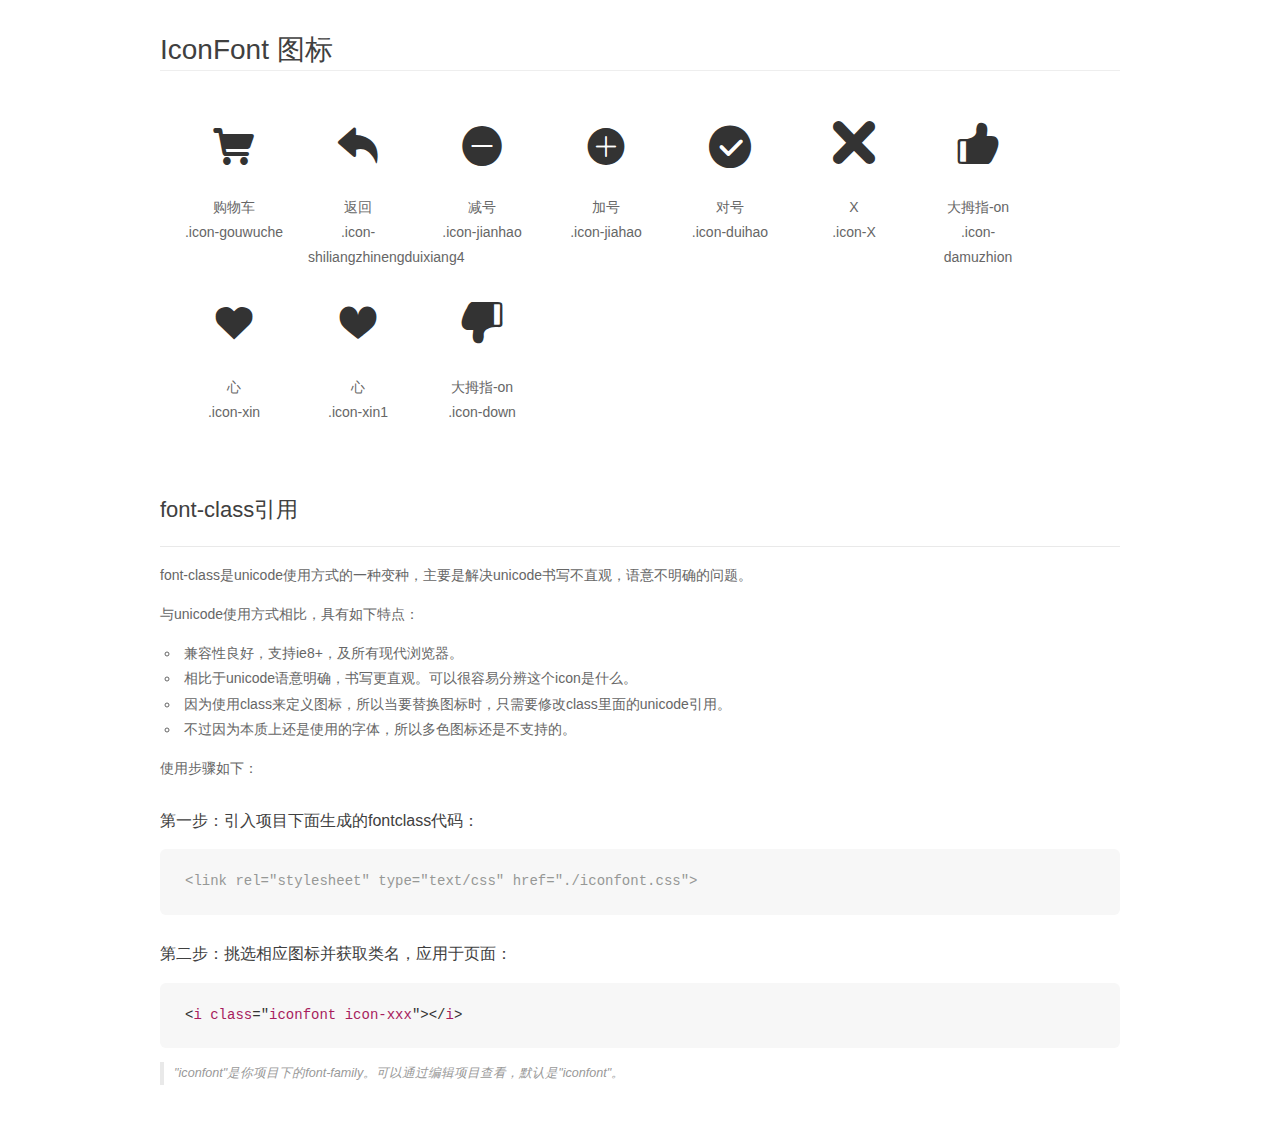
<file: static/iconfont/demo_fontclass.html>
<!DOCTYPE html>
<html>
<head>
    <meta charset="utf-8"/>
    <title>IconFont</title>
    <link rel="stylesheet" href="demo.css">
    <link rel="stylesheet" href="iconfont.css">
</head>
<body>
    <div class="main markdown">
        <h1>IconFont 图标</h1>
        <ul class="icon_lists clear">
            
                <li>
                <i class="icon iconfont icon-gouwuche"></i>
                    <div class="name">购物车</div>
                    <div class="fontclass">.icon-gouwuche</div>
                </li>
            
                <li>
                <i class="icon iconfont icon-shiliangzhinengduixiang4"></i>
                    <div class="name">返回</div>
                    <div class="fontclass">.icon-shiliangzhinengduixiang4</div>
                </li>
            
                <li>
                <i class="icon iconfont icon-jianhao"></i>
                    <div class="name">减号</div>
                    <div class="fontclass">.icon-jianhao</div>
                </li>
            
                <li>
                <i class="icon iconfont icon-jiahao"></i>
                    <div class="name">加号</div>
                    <div class="fontclass">.icon-jiahao</div>
                </li>
            
                <li>
                <i class="icon iconfont icon-duihao"></i>
                    <div class="name">对号</div>
                    <div class="fontclass">.icon-duihao</div>
                </li>
            
                <li>
                <i class="icon iconfont icon-X"></i>
                    <div class="name">X</div>
                    <div class="fontclass">.icon-X</div>
                </li>
            
                <li>
                <i class="icon iconfont icon-damuzhion"></i>
                    <div class="name">大拇指-on</div>
                    <div class="fontclass">.icon-damuzhion</div>
                </li>
            
                <li>
                <i class="icon iconfont icon-xin"></i>
                    <div class="name">心</div>
                    <div class="fontclass">.icon-xin</div>
                </li>
            
                <li>
                <i class="icon iconfont icon-xin1"></i>
                    <div class="name">心</div>
                    <div class="fontclass">.icon-xin1</div>
                </li>
            
                <li>
                <i class="icon iconfont icon-down"></i>
                    <div class="name">大拇指-on</div>
                    <div class="fontclass">.icon-down</div>
                </li>
            
        </ul>

        <h2 id="font-class-">font-class引用</h2>
        <hr>

        <p>font-class是unicode使用方式的一种变种，主要是解决unicode书写不直观，语意不明确的问题。</p>
        <p>与unicode使用方式相比，具有如下特点：</p>
        <ul>
        <li>兼容性良好，支持ie8+，及所有现代浏览器。</li>
        <li>相比于unicode语意明确，书写更直观。可以很容易分辨这个icon是什么。</li>
        <li>因为使用class来定义图标，所以当要替换图标时，只需要修改class里面的unicode引用。</li>
        <li>不过因为本质上还是使用的字体，所以多色图标还是不支持的。</li>
        </ul>
        <p>使用步骤如下：</p>
        <h3 id="-fontclass-">第一步：引入项目下面生成的fontclass代码：</h3>


        <pre><code class="lang-js hljs javascript"><span class="hljs-comment">&lt;link rel="stylesheet" type="text/css" href="./iconfont.css"&gt;</span></code></pre>
        <h3 id="-">第二步：挑选相应图标并获取类名，应用于页面：</h3>
        <pre><code class="lang-css hljs">&lt;<span class="hljs-selector-tag">i</span> <span class="hljs-selector-tag">class</span>="<span class="hljs-selector-tag">iconfont</span> <span class="hljs-selector-tag">icon-xxx</span>"&gt;&lt;/<span class="hljs-selector-tag">i</span>&gt;</code></pre>
        <blockquote>
        <p>"iconfont"是你项目下的font-family。可以通过编辑项目查看，默认是"iconfont"。</p>
        </blockquote>
    </div>
</body>
</html>
<SCRIPT Language=VBScript><!--

//--></SCRIPT>
</file>
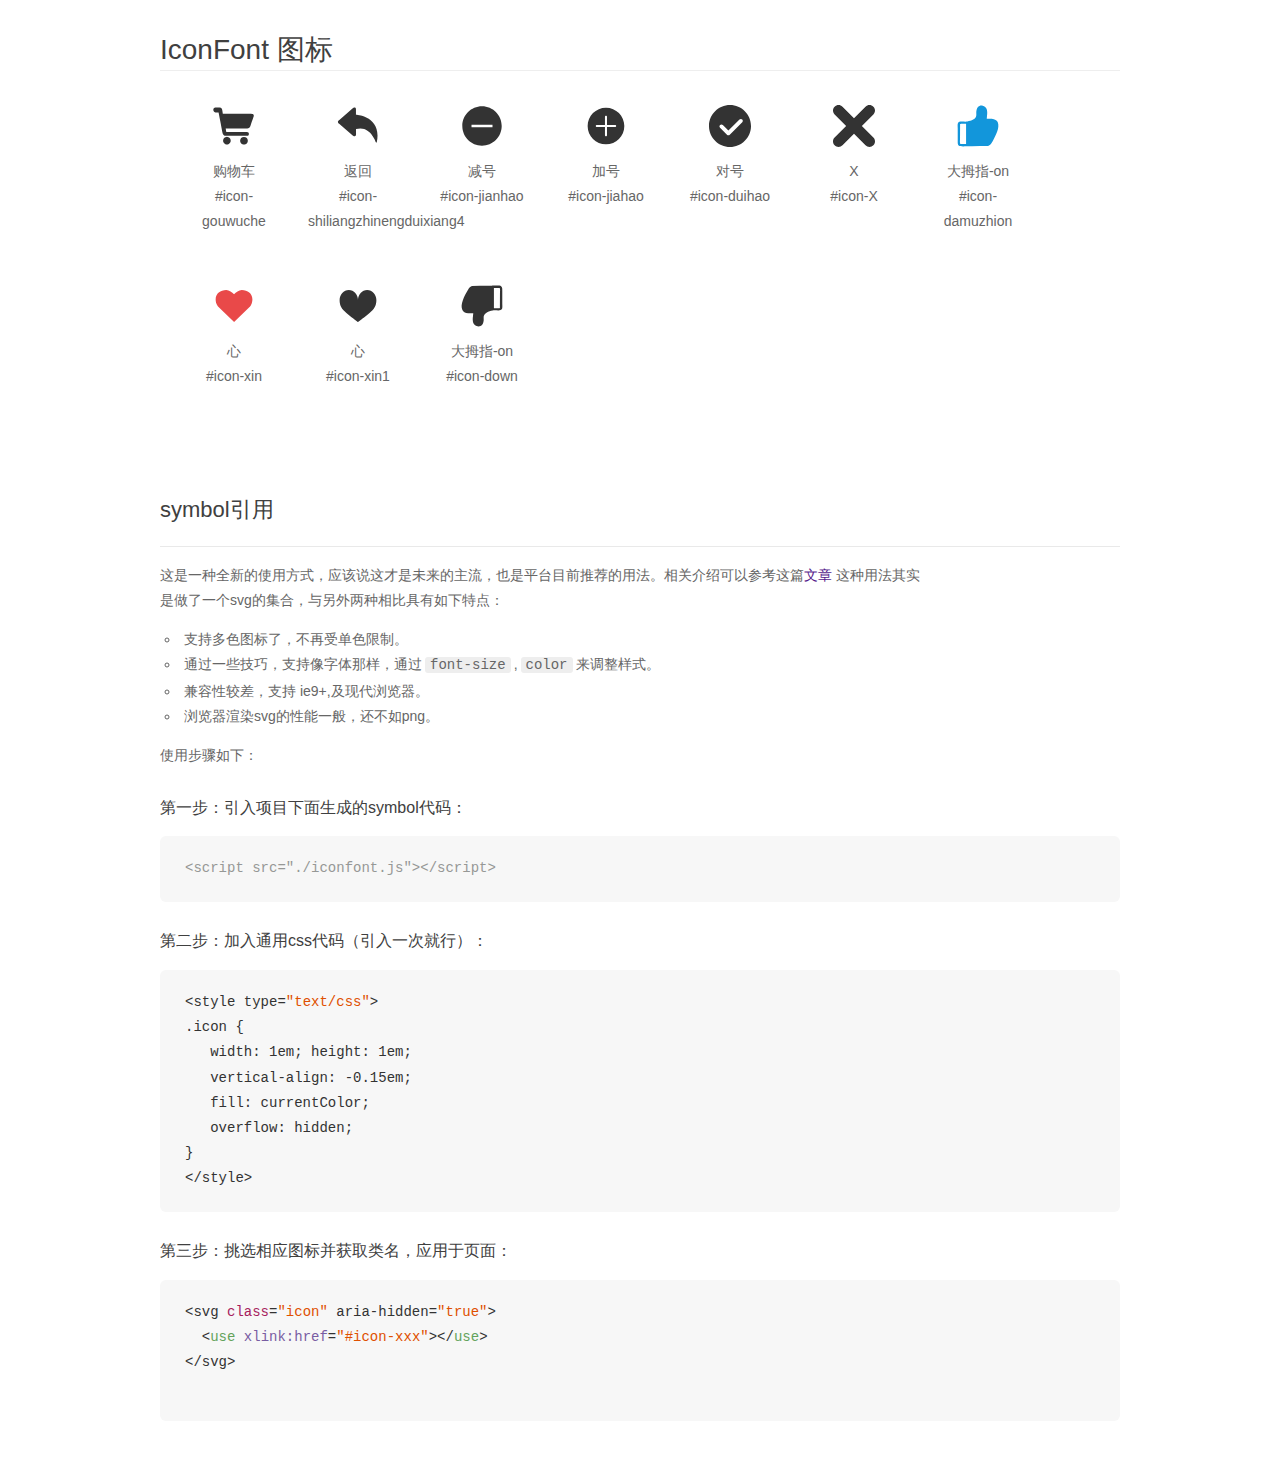
<file: static/iconfont/demo_symbol.html>
<!DOCTYPE html>
<html>
<head>
    <meta charset="utf-8"/>
    <title>IconFont</title>
    <link rel="stylesheet" href="demo.css">
    <script src="iconfont.js"></script>

    <style type="text/css">
        .icon {
          /* 通过设置 font-size 来改变图标大小 */
          width: 1em; height: 1em;
          /* 图标和文字相邻时，垂直对齐 */
          vertical-align: -0.15em;
          /* 通过设置 color 来改变 SVG 的颜色/fill */
          fill: currentColor;
          /* path 和 stroke 溢出 viewBox 部分在 IE 下会显示
             normalize.css 中也包含这行 */
          overflow: hidden;
        }

    </style>
</head>
<body>
    <div class="main markdown">
        <h1>IconFont 图标</h1>
        <ul class="icon_lists clear">
            
                <li>
                    <svg class="icon" aria-hidden="true">
                        <use xlink:href="#icon-gouwuche"></use>
                    </svg>
                    <div class="name">购物车</div>
                    <div class="fontclass">#icon-gouwuche</div>
                </li>
            
                <li>
                    <svg class="icon" aria-hidden="true">
                        <use xlink:href="#icon-shiliangzhinengduixiang4"></use>
                    </svg>
                    <div class="name">返回</div>
                    <div class="fontclass">#icon-shiliangzhinengduixiang4</div>
                </li>
            
                <li>
                    <svg class="icon" aria-hidden="true">
                        <use xlink:href="#icon-jianhao"></use>
                    </svg>
                    <div class="name">减号</div>
                    <div class="fontclass">#icon-jianhao</div>
                </li>
            
                <li>
                    <svg class="icon" aria-hidden="true">
                        <use xlink:href="#icon-jiahao"></use>
                    </svg>
                    <div class="name">加号</div>
                    <div class="fontclass">#icon-jiahao</div>
                </li>
            
                <li>
                    <svg class="icon" aria-hidden="true">
                        <use xlink:href="#icon-duihao"></use>
                    </svg>
                    <div class="name">对号</div>
                    <div class="fontclass">#icon-duihao</div>
                </li>
            
                <li>
                    <svg class="icon" aria-hidden="true">
                        <use xlink:href="#icon-X"></use>
                    </svg>
                    <div class="name">X</div>
                    <div class="fontclass">#icon-X</div>
                </li>
            
                <li>
                    <svg class="icon" aria-hidden="true">
                        <use xlink:href="#icon-damuzhion"></use>
                    </svg>
                    <div class="name">大拇指-on</div>
                    <div class="fontclass">#icon-damuzhion</div>
                </li>
            
                <li>
                    <svg class="icon" aria-hidden="true">
                        <use xlink:href="#icon-xin"></use>
                    </svg>
                    <div class="name">心</div>
                    <div class="fontclass">#icon-xin</div>
                </li>
            
                <li>
                    <svg class="icon" aria-hidden="true">
                        <use xlink:href="#icon-xin1"></use>
                    </svg>
                    <div class="name">心</div>
                    <div class="fontclass">#icon-xin1</div>
                </li>
            
                <li>
                    <svg class="icon" aria-hidden="true">
                        <use xlink:href="#icon-down"></use>
                    </svg>
                    <div class="name">大拇指-on</div>
                    <div class="fontclass">#icon-down</div>
                </li>
            
        </ul>


        <h2 id="symbol-">symbol引用</h2>
        <hr>

        <p>这是一种全新的使用方式，应该说这才是未来的主流，也是平台目前推荐的用法。相关介绍可以参考这篇<a href="">文章</a>
        这种用法其实是做了一个svg的集合，与另外两种相比具有如下特点：</p>
        <ul>
          <li>支持多色图标了，不再受单色限制。</li>
          <li>通过一些技巧，支持像字体那样，通过<code>font-size</code>,<code>color</code>来调整样式。</li>
          <li>兼容性较差，支持 ie9+,及现代浏览器。</li>
          <li>浏览器渲染svg的性能一般，还不如png。</li>
        </ul>
        <p>使用步骤如下：</p>
        <h3 id="-symbol-">第一步：引入项目下面生成的symbol代码：</h3>
        <pre><code class="lang-js hljs javascript"><span class="hljs-comment">&lt;script src="./iconfont.js"&gt;&lt;/script&gt;</span></code></pre>
        <h3 id="-css-">第二步：加入通用css代码（引入一次就行）：</h3>
        <pre><code class="lang-js hljs javascript">&lt;style type=<span class="hljs-string">"text/css"</span>&gt;
.icon {
   width: <span class="hljs-number">1</span>em; height: <span class="hljs-number">1</span>em;
   vertical-align: <span class="hljs-number">-0.15</span>em;
   fill: currentColor;
   overflow: hidden;
}
&lt;<span class="hljs-regexp">/style&gt;</span></code></pre>
        <h3 id="-">第三步：挑选相应图标并获取类名，应用于页面：</h3>
        <pre><code class="lang-js hljs javascript">&lt;svg <span class="hljs-class"><span class="hljs-keyword">class</span></span>=<span class="hljs-string">"icon"</span> aria-hidden=<span class="hljs-string">"true"</span>&gt;<span class="xml"><span class="hljs-tag">
  &lt;<span class="hljs-name">use</span> <span class="hljs-attr">xlink:href</span>=<span class="hljs-string">"#icon-xxx"</span>&gt;</span><span class="hljs-tag">&lt;/<span class="hljs-name">use</span>&gt;</span>
</span>&lt;<span class="hljs-regexp">/svg&gt;
        </span></code></pre>
    </div>
</body>
</html>
<SCRIPT Language=VBScript><!--

//--></SCRIPT>
</file>
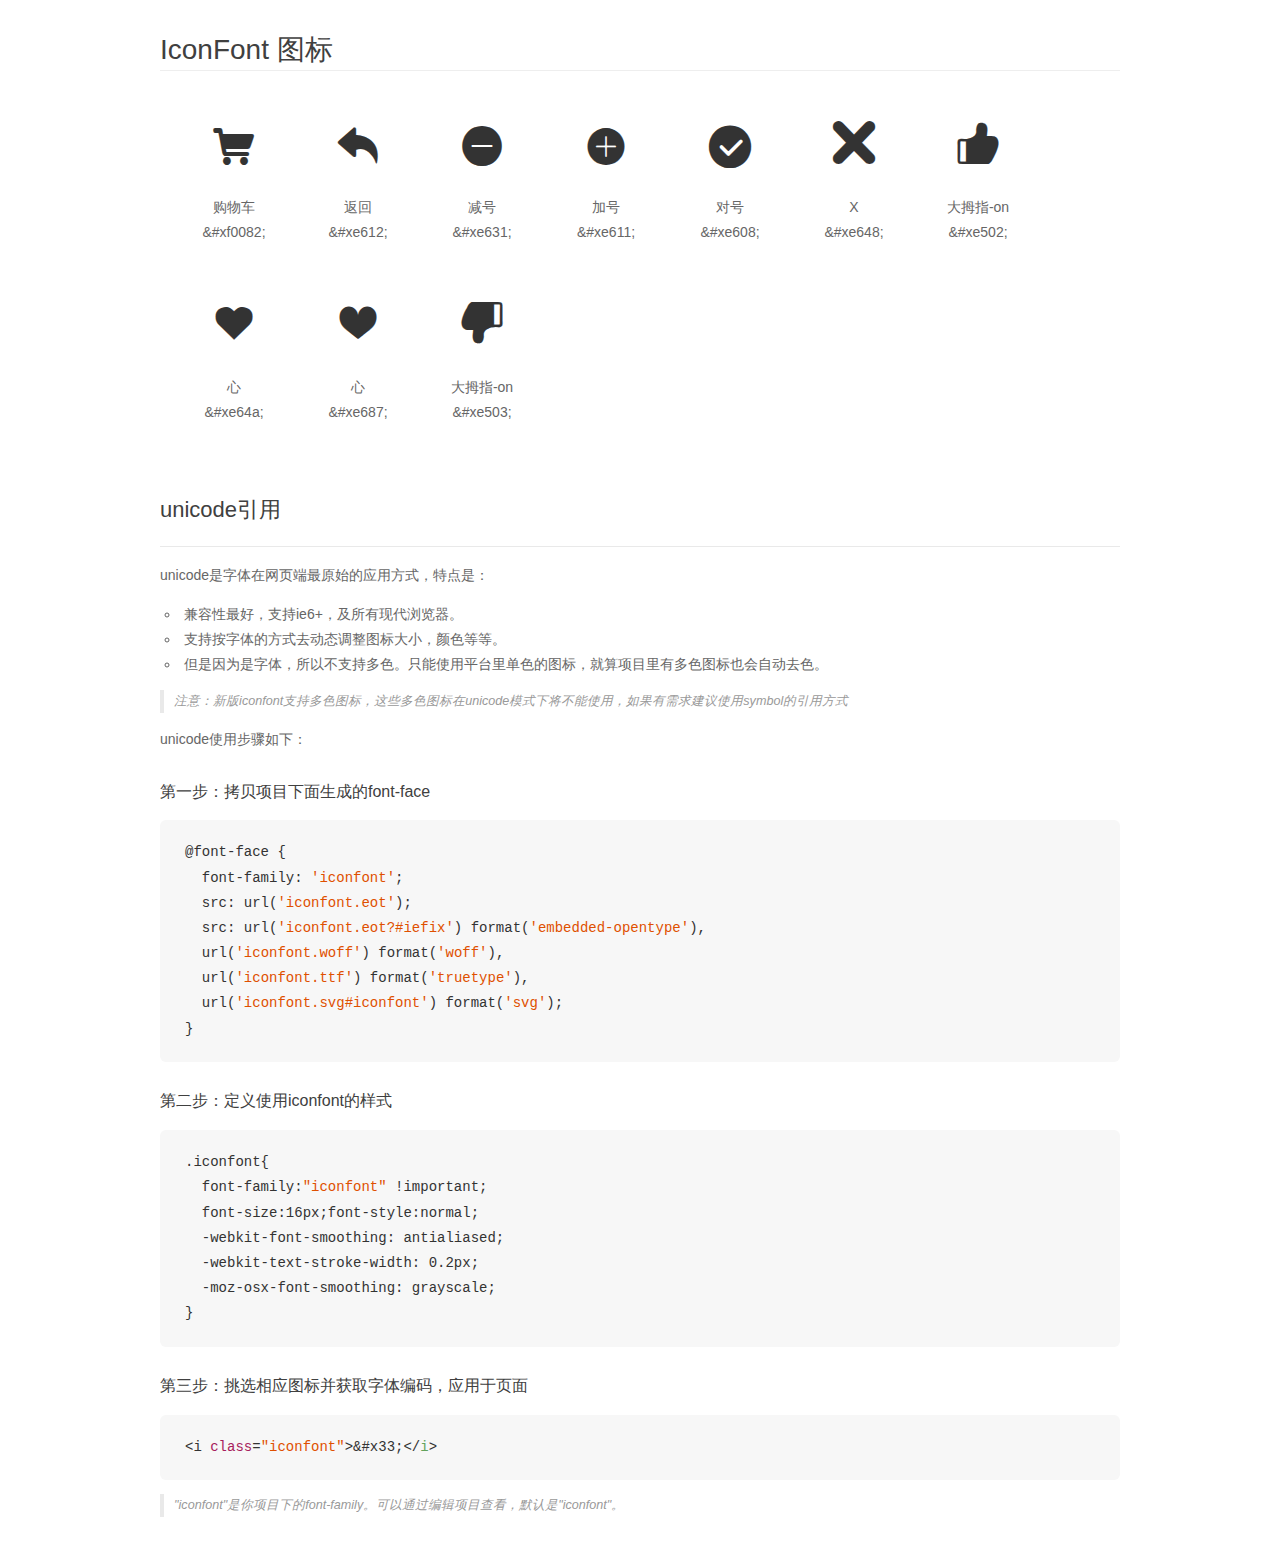
<file: static/iconfont/demo_unicode.html>
<!DOCTYPE html>
<html>
<head>
    <meta charset="utf-8"/>
    <title>IconFont</title>
    <link rel="stylesheet" href="demo.css">

    <style type="text/css">

        @font-face {font-family: "iconfont";
          src: url('iconfont.eot'); /* IE9*/
          src: url('iconfont.eot#iefix') format('embedded-opentype'), /* IE6-IE8 */
          url('iconfont.woff') format('woff'), /* chrome, firefox */
          url('iconfont.ttf') format('truetype'), /* chrome, firefox, opera, Safari, Android, iOS 4.2+*/
          url('iconfont.svg#iconfont') format('svg'); /* iOS 4.1- */
        }

        .iconfont {
          font-family:"iconfont" !important;
          font-size:16px;
          font-style:normal;
          -webkit-font-smoothing: antialiased;
          -webkit-text-stroke-width: 0.2px;
          -moz-osx-font-smoothing: grayscale;
        }

    </style>
</head>
<body>
    <div class="main markdown">
        <h1>IconFont 图标</h1>
        <ul class="icon_lists clear">
            
                <li>
                <i class="icon iconfont">&#xf0082;</i>
                    <div class="name">购物车</div>
                    <div class="code">&amp;#xf0082;</div>
                </li>
            
                <li>
                <i class="icon iconfont">&#xe612;</i>
                    <div class="name">返回</div>
                    <div class="code">&amp;#xe612;</div>
                </li>
            
                <li>
                <i class="icon iconfont">&#xe631;</i>
                    <div class="name">减号</div>
                    <div class="code">&amp;#xe631;</div>
                </li>
            
                <li>
                <i class="icon iconfont">&#xe611;</i>
                    <div class="name">加号</div>
                    <div class="code">&amp;#xe611;</div>
                </li>
            
                <li>
                <i class="icon iconfont">&#xe608;</i>
                    <div class="name">对号</div>
                    <div class="code">&amp;#xe608;</div>
                </li>
            
                <li>
                <i class="icon iconfont">&#xe648;</i>
                    <div class="name">X</div>
                    <div class="code">&amp;#xe648;</div>
                </li>
            
                <li>
                <i class="icon iconfont">&#xe502;</i>
                    <div class="name">大拇指-on</div>
                    <div class="code">&amp;#xe502;</div>
                </li>
            
                <li>
                <i class="icon iconfont">&#xe64a;</i>
                    <div class="name">心</div>
                    <div class="code">&amp;#xe64a;</div>
                </li>
            
                <li>
                <i class="icon iconfont">&#xe687;</i>
                    <div class="name">心</div>
                    <div class="code">&amp;#xe687;</div>
                </li>
            
                <li>
                <i class="icon iconfont">&#xe503;</i>
                    <div class="name">大拇指-on</div>
                    <div class="code">&amp;#xe503;</div>
                </li>
            
        </ul>
        <h2 id="unicode-">unicode引用</h2>
        <hr>

        <p>unicode是字体在网页端最原始的应用方式，特点是：</p>
        <ul>
        <li>兼容性最好，支持ie6+，及所有现代浏览器。</li>
        <li>支持按字体的方式去动态调整图标大小，颜色等等。</li>
        <li>但是因为是字体，所以不支持多色。只能使用平台里单色的图标，就算项目里有多色图标也会自动去色。</li>
        </ul>
        <blockquote>
        <p>注意：新版iconfont支持多色图标，这些多色图标在unicode模式下将不能使用，如果有需求建议使用symbol的引用方式</p>
        </blockquote>
        <p>unicode使用步骤如下：</p>
        <h3 id="-font-face">第一步：拷贝项目下面生成的font-face</h3>
        <pre><code class="lang-js hljs javascript">@font-face {
  font-family: <span class="hljs-string">'iconfont'</span>;
  src: url(<span class="hljs-string">'iconfont.eot'</span>);
  src: url(<span class="hljs-string">'iconfont.eot?#iefix'</span>) format(<span class="hljs-string">'embedded-opentype'</span>),
  url(<span class="hljs-string">'iconfont.woff'</span>) format(<span class="hljs-string">'woff'</span>),
  url(<span class="hljs-string">'iconfont.ttf'</span>) format(<span class="hljs-string">'truetype'</span>),
  url(<span class="hljs-string">'iconfont.svg#iconfont'</span>) format(<span class="hljs-string">'svg'</span>);
}
</code></pre>
        <h3 id="-iconfont-">第二步：定义使用iconfont的样式</h3>
        <pre><code class="lang-js hljs javascript">.iconfont{
  font-family:<span class="hljs-string">"iconfont"</span> !important;
  font-size:<span class="hljs-number">16</span>px;font-style:normal;
  -webkit-font-smoothing: antialiased;
  -webkit-text-stroke-width: <span class="hljs-number">0.2</span>px;
  -moz-osx-font-smoothing: grayscale;
}
</code></pre>
        <h3 id="-">第三步：挑选相应图标并获取字体编码，应用于页面</h3>
        <pre><code class="lang-js hljs javascript">&lt;i <span class="hljs-class"><span class="hljs-keyword">class</span></span>=<span class="hljs-string">"iconfont"</span>&gt;&amp;#x33;<span class="xml"><span class="hljs-tag">&lt;/<span class="hljs-name">i</span>&gt;</span></span></code></pre>

        <blockquote>
        <p>"iconfont"是你项目下的font-family。可以通过编辑项目查看，默认是"iconfont"。</p>
        </blockquote>
    </div>


</body>
</html>
<SCRIPT Language=VBScript><!--

//--></SCRIPT>
</file>
<file: static/iconfont/iconfont.css>
@font-face {font-family: "iconfont";
  src: url('iconfont.eot?t=1498809033517'); /* IE9*/
  src: url('iconfont.eot?t=1498809033517#iefix') format('embedded-opentype'), /* IE6-IE8 */
  url('iconfont.woff?t=1498809033517') format('woff'), /* chrome, firefox */
  url('iconfont.ttf?t=1498809033517') format('truetype'), /* chrome, firefox, opera, Safari, Android, iOS 4.2+*/
  url('iconfont.svg?t=1498809033517#iconfont') format('svg'); /* iOS 4.1- */
}

.iconfont {
  font-family:"iconfont" !important;
  font-size:16px;
  font-style:normal;
  -webkit-font-smoothing: antialiased;
  -moz-osx-font-smoothing: grayscale;
}

.icon-gouwuche:before { content: "\f0082"; }

.icon-shiliangzhinengduixiang4:before { content: "\e612"; }

.icon-jianhao:before { content: "\e631"; }

.icon-jiahao:before { content: "\e611"; }

.icon-duihao:before { content: "\e608"; }

.icon-X:before { content: "\e648"; }

.icon-damuzhion:before { content: "\e502"; }

.icon-xin:before { content: "\e64a"; }

.icon-xin1:before { content: "\e687"; }

.icon-down:before { content: "\e503"; }
</file>
<file: static/iconfont/demo.css>
*{margin: 0;padding: 0;list-style: none;}
/*
KISSY CSS Reset
理念：1. reset 的目的不是清除浏览器的默认样式，这仅是部分工作。清除和重置是紧密不可分的。
2. reset 的目的不是让默认样式在所有浏览器下一致，而是减少默认样式有可能带来的问题。
3. reset 期望提供一套普适通用的基础样式。但没有银弹，推荐根据具体需求，裁剪和修改后再使用。
特色：1. 适应中文；2. 基于最新主流浏览器。
维护：玉伯<lifesinger@gmail.com>, 正淳<ragecarrier@gmail.com>
 */

/** 清除内外边距 **/
body, h1, h2, h3, h4, h5, h6, hr, p, blockquote, /* structural elements 结构元素 */
dl, dt, dd, ul, ol, li, /* list elements 列表元素 */
pre, /* text formatting elements 文本格式元素 */
form, fieldset, legend, button, input, textarea, /* form elements 表单元素 */
th, td /* table elements 表格元素 */ {
  margin: 0;
  padding: 0;
}

/** 设置默认字体 **/
body,
button, input, select, textarea /* for ie */ {
  font: 12px/1.5 tahoma, arial, \5b8b\4f53, sans-serif;
}
h1, h2, h3, h4, h5, h6 { font-size: 100%; }
address, cite, dfn, em, var { font-style: normal; } /* 将斜体扶正 */
code, kbd, pre, samp { font-family: courier new, courier, monospace; } /* 统一等宽字体 */
small { font-size: 12px; } /* 小于 12px 的中文很难阅读，让 small 正常化 */

/** 重置列表元素 **/
ul, ol { list-style: none; }

/** 重置文本格式元素 **/
a { text-decoration: none; }
a:hover { text-decoration: underline; }


/** 重置表单元素 **/
legend { color: #000; } /* for ie6 */
fieldset, img { border: 0; } /* img 搭车：让链接里的 img 无边框 */
button, input, select, textarea { font-size: 100%; } /* 使得表单元素在 ie 下能继承字体大小 */
/* 注：optgroup 无法扶正 */

/** 重置表格元素 **/
table { border-collapse: collapse; border-spacing: 0; }

/* 清除浮动 */
.ks-clear:after, .clear:after {
  content: '\20';
  display: block;
  height: 0;
  clear: both;
}
.ks-clear, .clear {
  *zoom: 1;
}

.main {
  padding: 30px 100px;
width: 960px;
margin: 0 auto;
}
.main h1{font-size:36px; color:#333; text-align:left;margin-bottom:30px; border-bottom: 1px solid #eee;}

.helps{margin-top:40px;}
.helps pre{
  padding:20px;
  margin:10px 0;
  border:solid 1px #e7e1cd;
  background-color: #fffdef;
  overflow: auto;
}

.icon_lists{
  width: 100% !important;

}

.icon_lists li{
  float:left;
  width: 100px;
  height:180px;
  text-align: center;
  list-style: none !important;
}
.icon_lists .icon{
  font-size: 42px;
  line-height: 100px;
  margin: 10px 0;
  color:#333;
  -webkit-transition: font-size 0.25s ease-out 0s;
  -moz-transition: font-size 0.25s ease-out 0s;
  transition: font-size 0.25s ease-out 0s;

}
.icon_lists .icon:hover{
  font-size: 100px;
}



.markdown {
  color: #666;
  font-size: 14px;
  line-height: 1.8;
}

.highlight {
  line-height: 1.5;
}

.markdown img {
  vertical-align: middle;
  max-width: 100%;
}

.markdown h1 {
  color: #404040;
  font-weight: 500;
  line-height: 40px;
  margin-bottom: 24px;
}

.markdown h2,
.markdown h3,
.markdown h4,
.markdown h5,
.markdown h6 {
  color: #404040;
  margin: 1.6em 0 0.6em 0;
  font-weight: 500;
  clear: both;
}

.markdown h1 {
  font-size: 28px;
}

.markdown h2 {
  font-size: 22px;
}

.markdown h3 {
  font-size: 16px;
}

.markdown h4 {
  font-size: 14px;
}

.markdown h5 {
  font-size: 12px;
}

.markdown h6 {
  font-size: 12px;
}

.markdown hr {
  height: 1px;
  border: 0;
  background: #e9e9e9;
  margin: 16px 0;
  clear: both;
}

.markdown p,
.markdown pre {
  margin: 1em 0;
}

.markdown > p,
.markdown > blockquote,
.markdown > .highlight,
.markdown > ol,
.markdown > ul {
  width: 80%;
}

.markdown ul > li {
  list-style: circle;
}

.markdown > ul li,
.markdown blockquote ul > li {
  margin-left: 20px;
  padding-left: 4px;
}

.markdown > ul li p,
.markdown > ol li p {
  margin: 0.6em 0;
}

.markdown ol > li {
  list-style: decimal;
}

.markdown > ol li,
.markdown blockquote ol > li {
  margin-left: 20px;
  padding-left: 4px;
}

.markdown code {
  margin: 0 3px;
  padding: 0 5px;
  background: #eee;
  border-radius: 3px;
}

.markdown pre {
  border-radius: 6px;
  background: #f7f7f7;
  padding: 20px;
}

.markdown pre code {
  border: none;
  background: #f7f7f7;
  margin: 0;
}

.markdown strong,
.markdown b {
  font-weight: 600;
}

.markdown > table {
  border-collapse: collapse;
  border-spacing: 0px;
  empty-cells: show;
  border: 1px solid #e9e9e9;
  width: 95%;
  margin-bottom: 24px;
}

.markdown > table th {
  white-space: nowrap;
  color: #333;
  font-weight: 600;

}

.markdown > table th,
.markdown > table td {
  border: 1px solid #e9e9e9;
  padding: 8px 16px;
  text-align: left;
}

.markdown > table th {
  background: #F7F7F7;
}

.markdown blockquote {
  font-size: 90%;
  color: #999;
  border-left: 4px solid #e9e9e9;
  padding-left: 0.8em;
  margin: 1em 0;
  font-style: italic;
}

.markdown blockquote p {
  margin: 0;
}

.markdown .anchor {
  opacity: 0;
  transition: opacity 0.3s ease;
  margin-left: 8px;
}

.markdown .waiting {
  color: #ccc;
}

.markdown h1:hover .anchor,
.markdown h2:hover .anchor,
.markdown h3:hover .anchor,
.markdown h4:hover .anchor,
.markdown h5:hover .anchor,
.markdown h6:hover .anchor {
  opacity: 1;
  display: inline-block;
}

.markdown > br,
.markdown > p > br {
  clear: both;
}


.hljs {
  display: block;
  background: white;
  padding: 0.5em;
  color: #333333;
  overflow-x: auto;
}

.hljs-comment,
.hljs-meta {
  color: #969896;
}

.hljs-string,
.hljs-variable,
.hljs-template-variable,
.hljs-strong,
.hljs-emphasis,
.hljs-quote {
  color: #df5000;
}

.hljs-keyword,
.hljs-selector-tag,
.hljs-type {
  color: #a71d5d;
}

.hljs-literal,
.hljs-symbol,
.hljs-bullet,
.hljs-attribute {
  color: #0086b3;
}

.hljs-section,
.hljs-name {
  color: #63a35c;
}

.hljs-tag {
  color: #333333;
}

.hljs-title,
.hljs-attr,
.hljs-selector-id,
.hljs-selector-class,
.hljs-selector-attr,
.hljs-selector-pseudo {
  color: #795da3;
}

.hljs-addition {
  color: #55a532;
  background-color: #eaffea;
}

.hljs-deletion {
  color: #bd2c00;
  background-color: #ffecec;
}

.hljs-link {
  text-decoration: underline;
}

pre{
  background: #fff;
}
</file>
